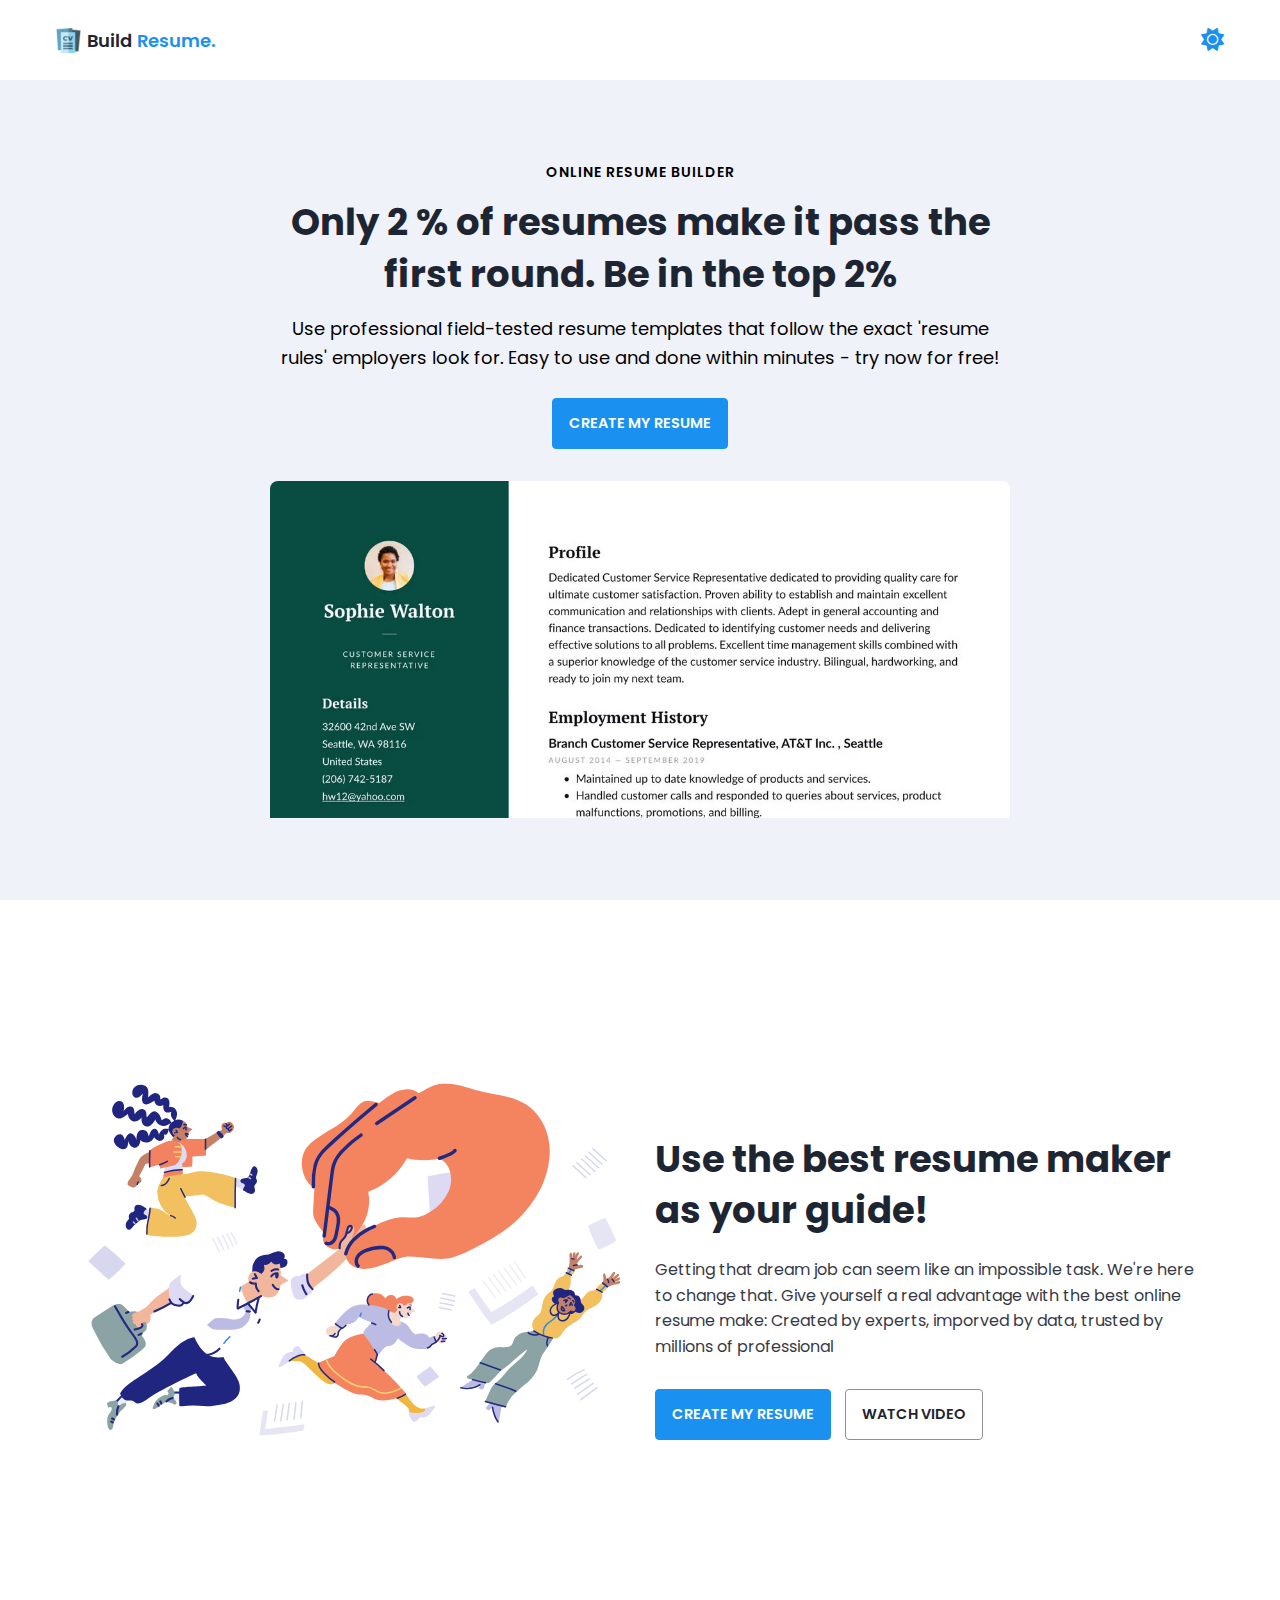
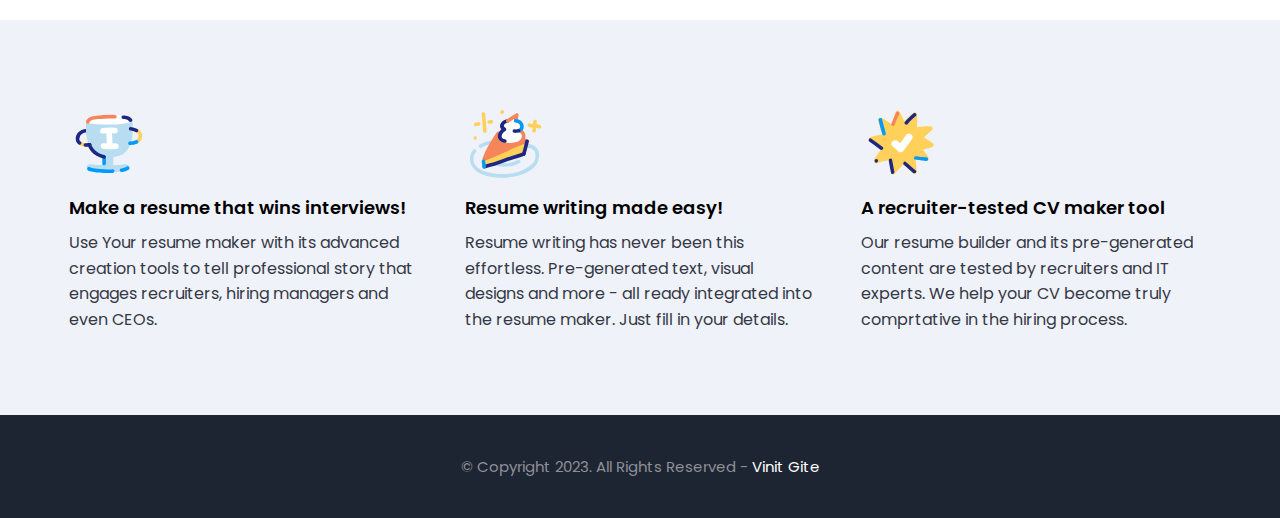
<file: index.html>
<!DOCTYPE html>
<html lang="en">

<head>
    <meta charset="UTF-8">
    <meta name="viewport" content="width=device-width, initial-scale=1.0">
    <title>Home Page</title>
    <!-- CSS Link -->
    <link rel="stylesheet" href="style/main.css">

    <!-- CDN JS link -->
    <link rel="stylesheet" href="https://cdnjs.cloudflare.com/ajax/libs/font-awesome/6.4.2/css/all.min.css">
</head>

<body>
    <!-- nav bar -->
    <nav class="navbar bg-white">
        <div class="container">
            <div class="navbar-content">
                <div class="brand-and-toggler">
                    <a href="index.html" class="navbar-brand" target="_blank">
                        <img src="images/curriculum-vitae.png" alt="" class="navbar-brand-icon">
                        <span class="navbar-brand-text">Build <span>Resume.</span></span>
                    </a>

                    <button class="fs-23">
                        <i id="navbar-toggler-btn" class="fas fa-sun"></i>
                    </button>
                </div>
            </div>
        </div>
    </nav>

    <!-- Header part -->
    <header class="header bg-bright" id="header">
        <div class="container">
            <div class="header-content text-center">
                <h6 class="text-uppercase text-blue-dark fs-14 fw-6 ls-1">
                    Online resume builder
                </h6>
                <h1 class="lg-title">Only 2 % of resumes make it pass the first round. Be in the top 2%</h1>
                <p class="text-darl fs-18">Use professional field-tested resume templates that follow the exact 'resume
                    rules' employers look for. Easy to use and done within minutes - try now for free!</p>
                <a href="resume.html" class="btn btn-primary text-uppercase" target="_blank">Create my resume</a>
                <img src="images/dublin-resume-templates.avif" alt="dummy_resume_showcase">
            </div>
        </div>
    </header>

    <!-- Section one = Home page -->
    <div class="section-one">
        <div class="container">
            <div class="section-one-content">
                <div class="section-one-l">
                    <img src="images/visual-0c7080adf17f1f207276f613447c924f667dab34b7ac415cd7ef653172defd0b.svg"
                        alt="">
                </div>
                <div class="section-one-r text-center">
                    <h2 class="lg-title">Use the best resume maker as your guide!</h2>
                    <p class="text">
                        Getting that dream job can seem like an impossible task. We're here to change that. Give
                        yourself a real advantage with the best online resume make: Created by experts, imporved by
                        data, trusted by millions of professional
                    </p>
                    <div class="btn-group">
                        <a href="resume.html" class="btn btn-primary text-uppercase">Create my resume</a>
                        <a href="#" class="btn btn-secondary text-uppercase">Watch video</a>
                    </div>
                </div>
            </div>
        </div>
    </div>

    <!-- Section two =  About page -->

    <div class="section-two bg-bright">
        <div class="container">
            <div class="section-two-content">
                <div class="section-items">
                    <!-- Section item 1 -->
                    <div class="section-item">
                        <div class="section-item-icon">
                            <img src="images/feature-1-edf4481d69166ac81917d1e40e6597c8d61aa970ad44367ce78049bf830fbda5.svg"
                                alt="feature_1">
                        </div>
                        <h5 class="section-item-title">
                            Make a resume that wins interviews!
                        </h5>
                        <p class="text">
                            Use Your resume maker with its advanced creation tools to tell professional story that
                            engages recruiters, hiring managers and even CEOs.
                        </p>
                    </div>

                    <!-- Section Item 2 -->
                    <div class="section-item">
                        <div class="section-item-icon">
                            <img src="images/feature-2-a7a471bd973c02a55d1b3f8aff578cd3c9a4c5ac4fc74423d94ecc04aef3492b.svg"
                                alt="feature_1">
                        </div>
                        <h5 class="section-item-title">
                            Resume writing made easy!
                        </h5>
                        <p class="text">
                            Resume writing has never been this effortless. Pre-generated text, visual designs and more -
                            all ready integrated into the resume maker. Just fill in your details.
                        </p>
                    </div>

                    <!-- Section item 3 -->
                    <div class="section-item">
                        <div class="section-item-icon">
                            <img src="images/feature-3-4e87a82f83e260488c36f8105e26f439fdc3ee5009372bb5e12d9421f32eabdd.svg"
                                alt="feature_1">
                        </div>
                        <h5 class="section-item-title">
                            A recruiter-tested CV maker tool
                        </h5>
                        <p class="text">
                            Our resume builder and its pre-generated content are tested by recruiters and IT experts. We
                            help your CV become truly comprtative in the hiring process.
                        </p>
                    </div>
                </div>
            </div>
        </div>
    </div>

    <!-- footer -->
    <footer class="footer bg-dark">
        <div class="container">
            <div class="footer-content text-center">
                <p class="fs-15"> &copy; Copyright 2023. All Rights Reserved - <span>Vinit Gite</span> </p>
            </div>
        </div>
    </footer>

    <script>
        const togglerBtn = document.querySelector('#navbar-toggler-btn')
        const toggleTheme = () => {
            document.body.classList.toggle('dark')
            if (document.body.classList.contains('dark')) {
                togglerBtn.classList.remove("fa-sun");
                togglerBtn.classList.add("fa-moon");
            } else {
                togglerBtn.classList.remove("fa-moon");
                togglerBtn.classList.add("fa-sun");
            }
        }

        togglerBtn.addEventListener("click", toggleTheme)
    </script>

</body>

</html>
</file>
<file: style/main.css>
@import url('https://fonts.googleapis.com/css2?family=Manrope:wght@200;300;400;500;600;700;800&family=Poppins:ital,wght@0,100;0,200;0,300;0,400;0,500;0,600;0,700;0,800;0,900;1,100;1,200;1,300;1,400;1,500;1,600;1,700;1,800;1,900&display=swap');

:root {
    --clr-blue: #1A91F0;
    --clr-blue-mid: #1170CD;
    --clr-text-dark: #d7d7eb;
    --clr-white: #fff;
    --clr-bright: #EFF2F9;
    --clr-dark: #1e2532;
    --clr-black: #000;
    --clr-grey: #8d9099;
    --clr-green: #084C41;
    --font-poppins: 'Poppins', sans-serif;
    --font-manrope: 'Manrope', sans-serif;
    --boxshadow-extra-light: rgba(0, 0, 0, 0.08);
    --boxshadow-light: rgba(0, 0, 0, 0.1);
    --boxshadow-medium: rgba(0, 0, 0, 0.3);
    --boxshadow-medium-light: rgba(0, 0, 0, 0.03);
    --preview-cnt-box-shadow: rgba(149, 157, 165, 0.2);
    --preview-item-name-bg-color: rgba(255, 255, 255, 0.5);

    --transition: all 300ms ease-in-out;
}

.dark {
    --clr-blue: #1A91F0;
    --clr-blue-mid: #1170CD;
    --clr-text-dark: #b5bffb;
    --clr-white: #3f3f3f;
    --clr-bright: #919191;
    --clr-dark: #ececec;
    --clr-black: #ececec;
    --clr-grey: #4c4e52;
    --clr-green: #084C41;
    --font-poppins: 'Poppins', sans-serif;
    --font-manrope: 'Manrope', sans-serif;
    --boxshadow-extra-light: rgba(255, 255, 255, 0.137);
    --boxshadow-light: rgba(255, 255, 255, 0.1);
    --boxshadow-medium: rgba(255, 252, 252, 0.3);
    --boxshadow-medium-light: rgba(255, 239, 239, 0.2);
    --preview-cnt-box-shadow: rgba(234, 244, 255, 0.2);
    --preview-item-name-bg-color: rgba(10, 9, 9, 0.5);
    ;
    transition: 3s;
}

* {
    padding: 0;
    margin: 0;
    box-sizing: border-box;
}

html {
    font-size: 10px;
}

body {
    font-size: 1.6rem;
    font-family: var(--font-poppins);
    background-color: var(--clr-bright);
}

button {
    border: none;
    background-color: transparent;
    outline: 0;
    cursor: pointer;
    font-family: inherit;
}

img {
    width: 100%;
    display: block;
}

a {
    text-decoration: none;
}

/* fonts */
.font-poppins {
    font-family: var(--font-poppins);
}

.font-manrope {
    font-family: var(--font-manrope);
}

/* text colors */
.text-blue {
    color: var(--clr-blue);
}

.text-blue-mid {
    color: var(--clr-blue-mid);
}

.text-blue-dark {
    color: var(--clr-blue-dark);
}

.text-bright {
    color: var(--clr-bright);
}

.text-dark {
    color: var(--clr-dark);
}

.text-grey {
    color: var(--clr-grey);
}

.text-white {
    color: var(--clr-white);
}

/* backgrounds */
.bg-blue {
    background-color: var(--clr-blue);
}

.bg-blue-mid {
    background-color: var(--clr-blue-mid);
}

.bg-blue-dark {
    background-color: var(--clr-blue-dark);
}

.bg-bright {
    background-color: var(--clr-bright);
}

.bg-dark {
    background-color: var(--clr-dark);
}

.bg-grey {
    background-color: var(--clr-grey);
}

.bg-white {
    background-color: var(--clr-white);
}

.bg-black {
    background-color: var(--clr-black);
}

.bg-green {
    background-color: var(--clr-green);
}

.text-center {
    text-align: center;
}

.text-left {
    text-align: left;
}

.text-right {
    text-align: right;
}

.text-uppercase {
    text-transform: uppercase;
}

.text-lowercase {
    text-transform: lowercase;
}

.text-capitalize {
    text-transform: capitalize;
}

.text {
    color: var(--clr-dark);
    opacity: 0.9;
    margin: 2rem 0;
    line-height: 1.6;
}

.fw-2 {
    font-weight: 200;
}

.fw-3 {
    font-weight: 300;
}

.fw-4 {
    font-weight: 400;
}

.fw-5 {
    font-weight: 500;
}

.fw-6 {
    font-weight: 600;
}

.fw-7 {
    font-weight: 700;
}

.fw-8 {
    font-weight: 800;
}

.fs-13 {
    font-size: 13px;
}

.fs-14 {
    font-size: 14px;
}

.fs-15 {
    font-size: 15px;
}

.fs-16 {
    font-size: 16px;
}

.fs-17 {
    font-size: 17px;
}

.fs-18 {
    font-size: 18px;
}

.fs-19 {
    font-size: 19px;
}

.fs-20 {
    font-size: 20px;
}

.fs-21 {
    font-size: 21px;
}

.fs-22 {
    font-size: 22px;
}

.fs-23 {
    font-size: 23px;
}

.fs-24 {
    font-size: 24px;
}

.fs-25 {
    font-size: 25px;
}

.ls-1 {
    letter-spacing: 1px;
}

.ls-2 {
    letter-spacing: 2px;
}

.container {
    max-width: 1200px;
    margin: 0 auto;
    padding: 1rem 1.6rem;
}


/* buttons */
.btn {
    font-size: 14.5px;
    font-weight: 600;
    padding: 1.4rem 1.6rem;
    border-radius: 4px;
    display: inline-block;
}

.btn-primary {
    background-color: var(--clr-blue);
    color: var(--clr-white);
    border: 1px solid var(--clr-blue);
    transition: var(--transition);
}

.btn-primary:hover {
    background-color: var(--clr-dark);
    color: var(--clr-white);
    border-color: var(--clr-grey);
}

.btn-secondary {
    background-color: transparent;
    color: var(--clr-dark);
    border: 1px solid var(--clr-grey);
    transition: var(--transition);
}

.btn-secondary:hover {
    background-color: var(--clr-blue);
    color: var(--clr-white);
    border-color: var(--clr-blue);
}

.btn-group button:first-child,
.btn-group a:first-child {
    margin-right: 1rem !important;
}

/* navbar part */
.navbar {
    height: 80px;
    display: flex;
    align-items: center;
    box-shadow: var(--boxshadow-extra-light) 0px 3px 8px;
}

.navbar .container {
    width: 100%;
}

.navbar-brand {
    display: flex;
    align-items: center;
    justify-content: flex-start;
    font-size: 1.8rem;
}

.navbar-brand-text {
    color: var(--clr-dark);
    font-weight: 600;
}

.navbar-brand-text span {
    color: var(--clr-blue);
}

.navbar-brand-icon {
    width: 25px;
    margin-right: 6px;
    opacity: 0.8;
}

#navbar-toggler-btn {
    color: var(--clr-blue);
    transition: var(--transition);
}

#navbar-toggler-btn:hover {
    color: var(--clr-blue-mid);
}

.brand-and-toggler {
    display: flex;
    align-items: center;
    justify-content: space-between;
}

.header {
    min-height: calc(100vh - 80px);
    display: flex;
    flex-direction: column;
    align-items: center;
    justify-content: center;
    background-color: --;
}

.header-content {
    max-width: 740px;
    margin-right: auto;
    margin-left: auto;
}

.header-content img {
    max-width: 760px;
    border-top-right-radius: 8px;
    border-top-left-radius: 8px;
    margin-top: 3.2rem;
}

.lg-title {
    margin: 1.4rem 0;
    font-size: 37px;
    line-height: 1.4;
    color: var(--clr-dark);
}

.header-content p {
    margin-bottom: 2.6rem;
    line-height: 1.6;
}


/* section one */
.section-one {
    padding: 64px 0;
    min-height: 80vh;
    display: flex;
    align-items: center;
    background-color: var(--clr-white);
}

.section-one-l img {
    max-width: 545px;
    margin-right: auto;
    margin-left: auto;
}

.section-one-r {
    margin-top: 4rem;
}

.section-one .btn-group {
    margin-top: 2rem;
}

.section-one-r {
    max-width: 545px;
    margin-right: auto;
    margin-left: auto;
}

.section-one-r .btn-group {
    margin-top: 3rem;
}

/* section two */
.section-two {
    padding: 64px 0;
}

.section-two .section-items {
    display: grid;
    gap: 2rem;
}

.section-two .section-item {
    max-width: 350px;
    text-align: center;
    margin-right: auto;
    margin-left: auto;
}

.section-two .section-item-icon {
    margin: 1rem 0;
}

.section-two .section-item-icon img {
    width: 80px;
    margin-right: auto;
    margin-left: auto;
}

.section-two .section-item-title {
    color: var(--clr-blue-dark);
    font-size: 1.8rem;
    font-weight: 600;
}

.section-two .text {
    margin: 0.9rem 0;
}

/* footer */
.footer {
    padding: 3rem 0;
}

.footer-content p {
    color: var(--clr-grey);
}

.footer-content p span {
    color: var(--clr-white);
}

/* media queries */
@media screen and (min-width: 768px) {
    .section-two .section-items {
        grid-template-columns: repeat(2, 1fr);
    }
}

@media screen and (min-width: 992px) {
    .section-one-content {
        display: grid;
        grid-template-columns: repeat(2, 1fr);
        column-gap: 3rem;
    }

    .section-one-r {
        text-align: left;
    }

    .section-two .section-items {
        grid-template-columns: repeat(3, 1fr);
    }

    .section-two .section-item {
        text-align: left;
    }

    .section-two .section-item-icon img {
        margin-left: 0;
    }
}



/* resume page */
#about-sc {
    padding: 64px 0;
}

.cv-form-row-title {
    background-color: var(--clr-dark);
    padding: 0.8rem 1.6rem;
    margin-bottom: 2rem;
}

.cv-form-row-title h3 {
    color: var(--clr-white);
    font-weight: 500;
    text-transform: uppercase;
    letter-spacing: 1.5px;
    font-size: 1.7rem;
}

.cv-form-blk {
    margin: 3rem 0;
}

.cv-form-row {
    padding: 3rem 2rem 0 2rem;
    border: 1px solid var(--boxshadow-extra-light);
    margin-bottom: 1rem;
    position: relative;
}

textarea {
    resize: none;
}

.form-elem {
    margin-bottom: 3rem;
    position: relative;
}

.form-label {
    display: block;
    font-weight: 600;
    font-size: 14px;
    color: var(--clr-dark);
    margin-bottom: 0.5rem;
}

.form-control {
    border-radius: none;
    border: 1px solid var(--boxshadow-light);
    font-size: 14px;
    padding: 0.8rem 1.6rem;
    font-family: inherit;
    width: 100%;
    outline: 0;
    transition: var(--transition);
}

.form-control:focus {
    border-color: var(--boxshadow-medium);
}

.form-text {
    color: #ca0b00;
    font-size: 12px;
    position: absolute;
    letter-spacing: 0.5px;
    top: calc(100% + 2px);
    left: 0;
    width: 100%;
}

.cols-3,
.cols-2 {
    display: grid;
}

.repeater-add-btn {
    width: 25px;
    height: 25px;
    background-color: var(--clr-blue-mid);
    font-size: 1.6rem;
    color: var(--clr-white);
    margin: 1rem 0;
}

.repeater-remove-btn {
    position: absolute;
    top: 10px;
    right: 10px;
    z-index: 999;
    width: 25px;
    height: 25px;
    border-radius: 50%;
    background-color: #ca0b00;
    color: var(--clr-white);
    font-size: 1.6rem;
}

/* preview section */
.preview-cnt {
    margin-top: -50px;
    border-radius: 5px;
    display: grid;
    grid-template-columns: 32% auto;
    overflow: hidden;
    padding: 40px 0px;
}

.preview-title {
    margin-top: 30px;
    padding-bottom: 30px;
    text-align: center;
    font-size: 4rem;
}

.preview-sc {
    background-color: var(--clr-bright);
    top: 0;
    bottom: 0;
}

.preview-cnt-l {
    padding: 3rem 3rem 2rem 3rem;
}

.preview-cnt-r {
    padding: 3rem 3rem 3rem 4rem;
}

.preview-cnt-l .preview-blk:nth-child(1) {
    text-align: center;
}

.preview-image {
    width: 120px;
    height: 120px;
    border-radius: 50%;
    overflow: hidden;
    margin-right: auto;
    margin-left: auto;
}

.preview-image img {
    width: 100%;
    height: 100%;
    object-fit: cover;
}

.preview-item-name {
    font-size: 2.4rem;
    font-weight: 600;
    margin: 1.8rem 0;
    position: relative;
}

.preview-item-name::after {
    position: absolute;
    content: "";
    bottom: -10px;
    width: 50px;
    height: 1.5px;
    background-color: var(--preview-item-name-bg-color);
    left: 50%;
    transform: translateX(-50%);
}

.preview-blk {
    padding: 1rem 0;
    margin-bottom: 1rem;
    color: #fff;
}

.preview-blk-title h3 {
    text-transform: uppercase;
    letter-spacing: 0.5px;
    border-bottom: 0.5px solid var(--boxshadow-extra-light);
    padding-bottom: 0.5rem;
}

.preview-blk-title {
    margin-bottom: 1rem;
}

.preview-blk-list .preview-item {
    font-size: 1.5rem;
    margin-bottom: 0.2rem;
    opacity: 0.95;
}

.preview-cnt-r .preview-blk-title {
    color: var(--clr-dark);

}

.preview-cnt-r .preview-blk-list .preview-item {
    margin-top: 1.8rem;
}

.print-btn-sc {
    text-align: center;
}

.achievements-items.preview-blk-list .preview-item span:first-child,
.educations-items.preview-blk-list .preview-item span:first-child,
.experiences-items.preview-blk-list .preview-item span:first-child,
.projects-items.preview-blk-list .preview-item span:first-child {
    display: block;
    font-weight: 600;
    margin-bottom: 1rem;
    background-color: var(--boxshadow-medium-light);
    color: var(--clr-grey);
}

.educations-items.preview-blk-list .preview-item span:nth-child(2),
.experiences-items.preview-blk-list .preview-item span:nth-child(2),
.achievements-items.preview-blk-list .preview-item span:nth-child(2),
.projects-items.preview-blk-list .preview-item span:nth-child(2) {
    font-weight: 600;
    margin-right: 1rem;
    color: var(--clr-black);
}

.educations-items.preview-blk-list .preview-item span:nth-child(3),
.experiences-items.preview-blk-list .preview-item span:nth-child(3) {
    font-style: italic;
    margin-right: 1rem;
    color: var(--clr-black);
}

.educations-items.preview-blk-list .preview-item span:nth-child(4),
.educations-items.preview-blk-list .preview-item span:nth-child(5),
.experiences-items.preview-blk-list .preview-item span:nth-child(4),
.experiences-items.preview-blk-list .preview-item span:nth-child(5) {
    margin-right: 1rem;
    background-color: var(--clr-green);
    color: var(--clr-text-dark);
    padding: 0 1rem;
    border-radius: 0.6rem;
}

.educations-items.preview-blk-list .preview-item span:nth-child(6),
.experiences-items.preview-blk-list .preview-item span:nth-child(6) {
    font-size: 13.5px;
    display: block;
    opacity: 0.8;
    margin-top: 1rem;
    color: var(--clr-black);
}

.projects-items.preview-blk-list .preview-item span {
    display: block;
}

@media screen and (min-width: 768px) {
    .cols-3 {
        grid-template-columns: repeat(3, 1fr);
        column-gap: 2rem;
    }

    .cols-2 {
        grid-template-columns: repeat(2, 1fr);
        column-gap: 2rem;
    }
}

@media screen and (min-width: 992px) {
    .cv-form-row {
        padding: 3rem 3rem 0rem 3rem;
    }

    .cols-3 {
        grid-template-columns: repeat(3, 1fr);
    }
}

.print-btn-sc {
    margin: 2rem 0 6rem 0;
}

/* print section */
@media print {
    body * {
        visibility: hidden;
    }

    .non_print_area {
        display: none;
    }

    .print_area,
    .print_area * {
        visibility: visible;
    }

    .print_area {
        width: 100%;
        position: absolute;
        left: 0;
        top: 0;
        overflow: hidden;
    }
}
</file>
